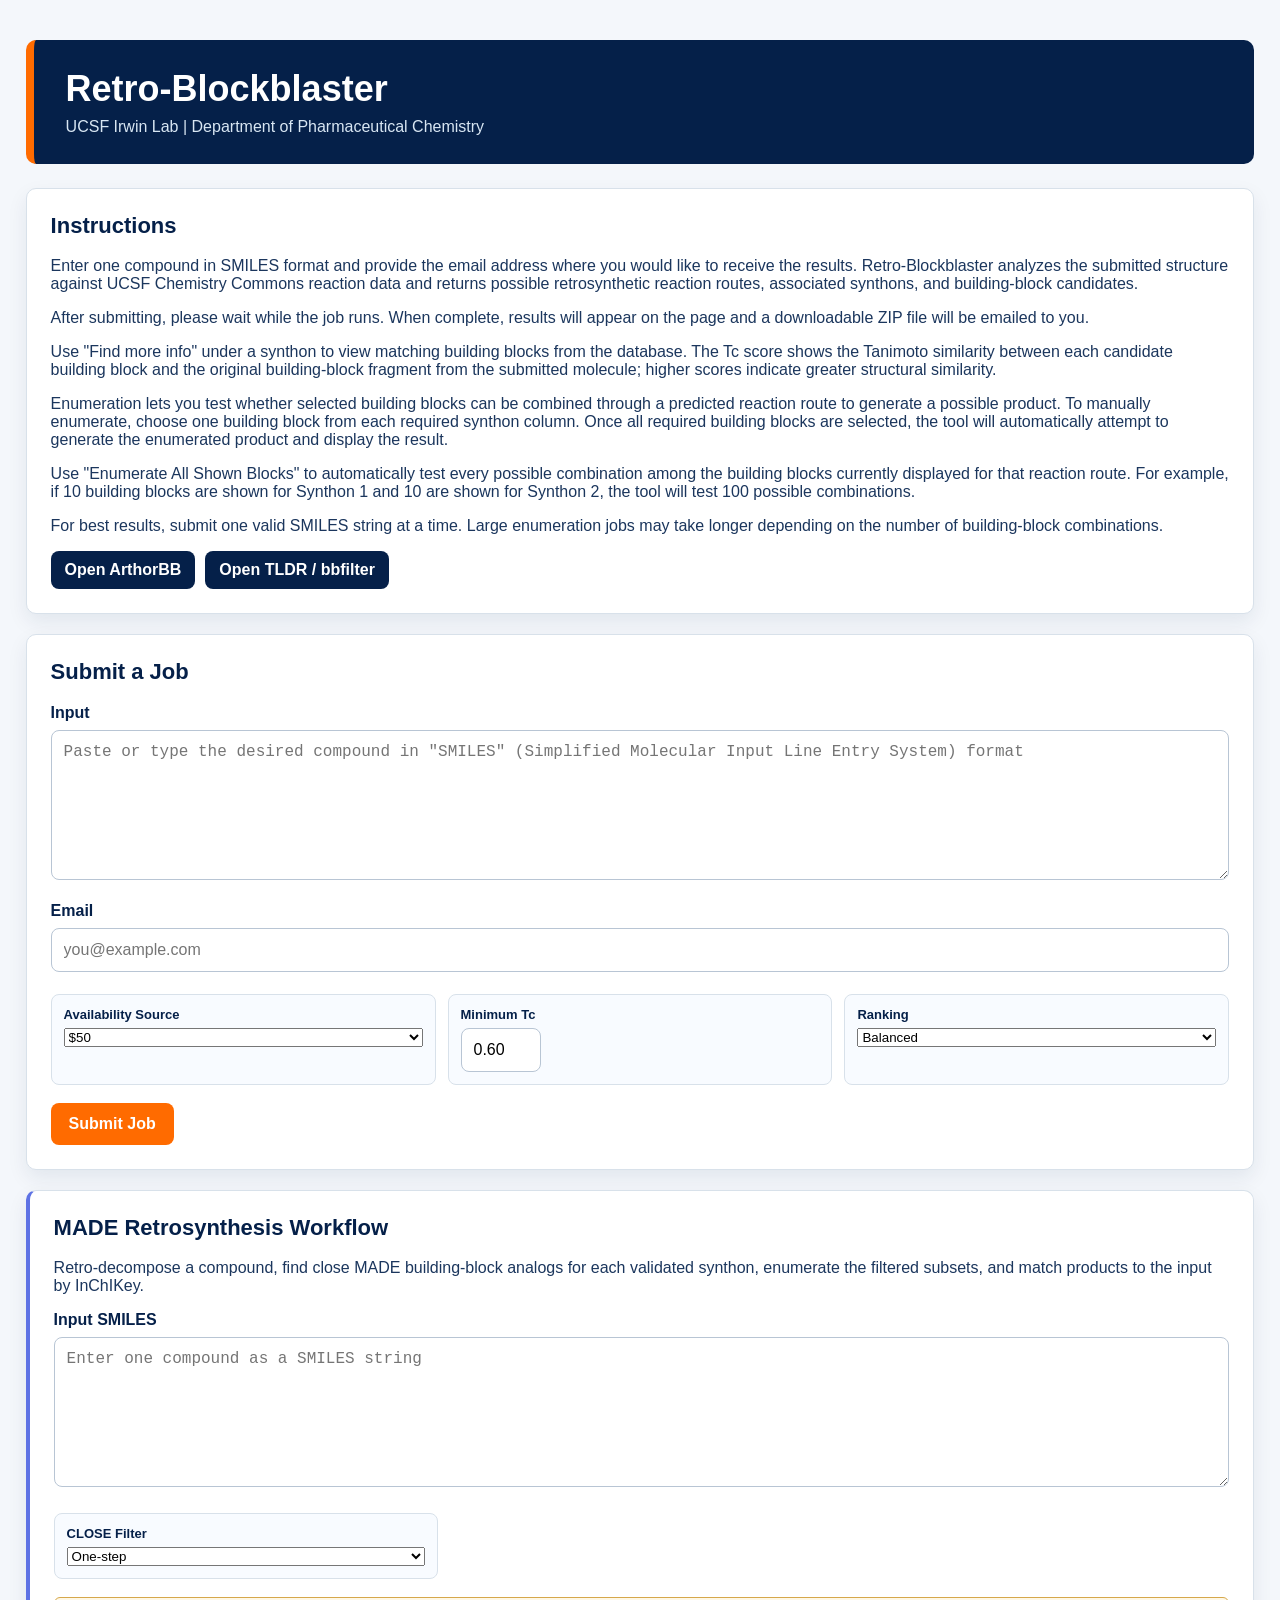
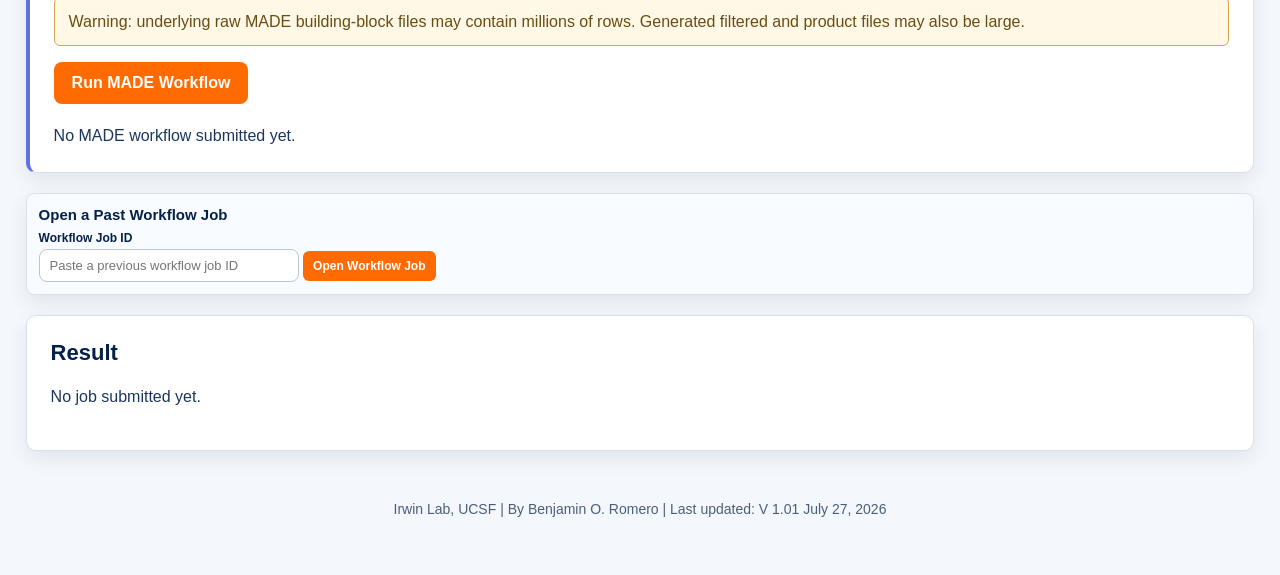
<file: index.html>
<!DOCTYPE html>
<!--
  Created by Benjamin "Ben" Romero (Undergrad Northwestern University '29), Summer 2026.
  Developed in the Irwin Lab at UCSF.
  Released as part of an open-source UCSF research tool; please credit the creator and lab when using or adapting this work.
-->
<html>
<head>
  <title>Retro-Blockblaster</title>
  <link rel="stylesheet" href="/static/styles.css?v=made1">
</head>
<body>
  <div class="page">
    <div class="container">
      <header class="header">
        <h1>Retro-Blockblaster</h1>
        <p>UCSF Irwin Lab | Department of Pharmaceutical Chemistry</p>
      </header>

      <section class="panel">
        <h2>Instructions</h2>

        <p>
          Enter one compound in SMILES format and provide the email address where you would like to receive the results. Retro-Blockblaster analyzes the submitted structure against UCSF Chemistry Commons reaction data and returns possible retrosynthetic reaction routes, associated synthons, and building-block candidates.
        </p>

        <p>
          After submitting, please wait while the job runs. When complete, results will appear on the page and a downloadable ZIP file will be emailed to you.
        </p>

        <p>
          Use "Find more info" under a synthon to view matching building blocks from the database. The Tc score shows the Tanimoto similarity between each candidate building block and the original building-block fragment from the submitted molecule; higher scores indicate greater structural similarity.
        </p>

        <p>
          Enumeration lets you test whether selected building blocks can be combined through a predicted reaction route to generate a possible product. To manually enumerate, choose one building block from each required synthon column. Once all required building blocks are selected, the tool will automatically attempt to generate the enumerated product and display the result.
        </p>

        <p>
          Use "Enumerate All Shown Blocks" to automatically test every possible combination among the building blocks currently displayed for that reaction route. For example, if 10 building blocks are shown for Synthon 1 and 10 are shown for Synthon 2, the tool will test 100 possible combinations.
        </p>

        <p>
          For best results, submit one valid SMILES string at a time. Large enumeration jobs may take longer depending on the number of building-block combinations.
        </p>
        <div class="external-links">
          <a href="http://arthorbb.docking.org/" target="_blank" rel="noopener">
            Open ArthorBB
          </a>
          <a href="http://tldr.docking.org/" target="_blank" rel="noopener">
            Open TLDR / bbfilter
          </a>
        </div>
      </section>

      <section class="panel">
        <h2>Submit a Job</h2>

        <form id="job-form">
          <label for="user-input">Input</label>
          <textarea
            id="user-input"
            required
            placeholder='Paste or type the desired compound in "SMILES" (Simplified Molecular Input Line Entry System) format'
          ></textarea>

          <label for="email">Email</label>
          <input
            id="email"
            type="email"
            required
            placeholder="you@example.com"
          >

          <div class="job-settings-row">
            <div class="job-setting-box">
              <label for="availability-source">Availability Source</label>
              <select id="availability-source">
                <option value="db050">$50</option>
                <option value="db100">$100</option>
                <option value="db250">$250</option>
                <option value="db500">$500</option>
                <option value="db999">$999</option>
                <option value="bbAFAS">FAST</option>
                <option value="dball">All On-Demand</option>
                <option value="incrMADE">MADE Additional</option>
              </select>
            </div>

            <div class="job-setting-box">
              <label for="tc-cutoff">Minimum Tc</label>
              <input
                id="tc-cutoff"
                type="number"
                min="0"
                max="1"
                step="0.05"
                value="0.60"
              >
            </div>

            <div class="job-setting-box">
              <label for="sort-mode">Ranking</label>
              <select id="sort-mode">
                <option value="balanced">Balanced</option>
                <option value="tc_first">Similarity first</option>
                <option value="availability_first">Availability first</option>
              </select>
            </div>
          </div>
          <button id="submit-button" type="submit">Submit Job</button>
        </form>
      </section>
      <section class="panel made-workflow-panel">
        <h2>MADE Retrosynthesis Workflow</h2>

        <p>
          Retro-decompose a compound, find close MADE building-block
          analogs for each validated synthon, enumerate the filtered
          subsets, and match products to the input by InChIKey.
        </p>

        <form id="made-job-form">
          <label for="made-smiles">Input SMILES</label>
          <textarea
            id="made-smiles"
            required
            placeholder="Enter one compound as a SMILES string"
          ></textarea>

          <div class="job-settings-row">
            <div class="job-setting-box">
              <label for="made-filter-mode">CLOSE Filter</label>
              <select id="made-filter-mode">
                <option value="one_step">One-step</option>
                <option value="two_step">Two-step</option>
              </select>
            </div>
          </div>

          <p class="made-warning">
            Warning: underlying raw MADE building-block files may
            contain millions of rows. Generated filtered and product
            files may also be large.
          </p>

          <button id="made-submit-button" type="submit">
            Run MADE Workflow
          </button>
        </form>

        <div id="made-result" class="made-result">
          No MADE workflow submitted yet.
        </div>
      </section>

      <section class="panel past-job-panel">
        <h2>Open a Past Workflow Job</h2>

        <form id="past-job-form" class="past-job-form">
          <label for="past-job-id">Workflow Job ID</label>
          <input
            id="past-job-id"
            type="text"
            placeholder="Paste a previous workflow job ID"
          >

          <button type="submit">Open Workflow Job</button>
        </form>
      </section>

      <section class="panel">
        <h2>Result</h2>
        <p id="result">No job submitted yet.</p>
      </section>

      <footer class="footer">
        <p>
          Irwin Lab, UCSF | By Benjamin O. Romero | Last updated: V 1.01 July 27, 2026
        </p>
      </footer>
    </div>
  </div>

  <script src="/static/app.js?v=made1"></script>
</body>
</html>
</file>
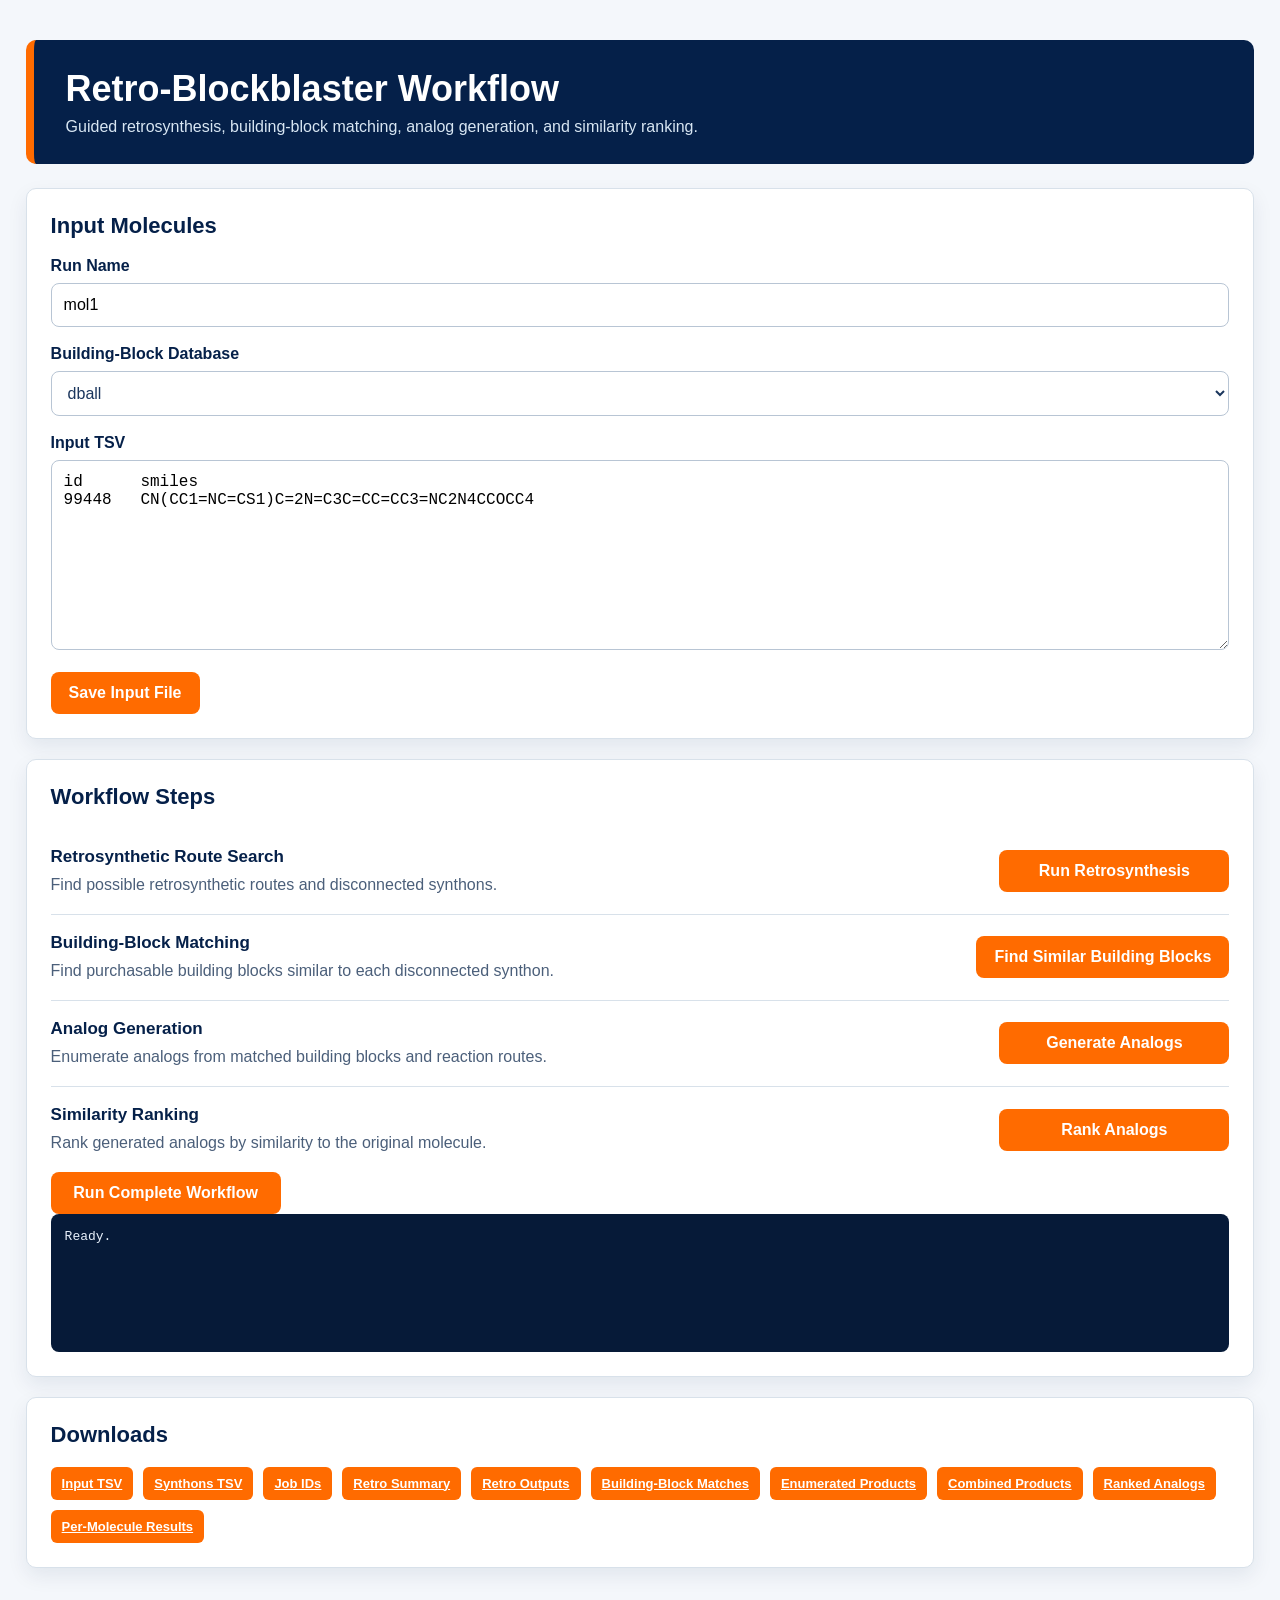
<file: workflow.before_2_cleanup.html>
<!DOCTYPE html>
<html>
<head>
  <title>Retro-Blockblaster Workflow</title>
  <link rel="stylesheet" href="/static/styles.css">
</head>
<body>
  <div class="page">
    <div class="container">
      <header class="header">
        <h1>Retro-Blockblaster Workflow</h1>
        <p>Guided retrosynthesis, building-block matching, analog generation, and similarity ranking.</p>
      </header>

      <section class="panel">
        <h2>Input Molecules</h2>

        <label for="workflow-run">Run Name</label>
        <input id="workflow-run" value="mol1">

        <label for="workflow-db">Building-Block Database</label>
        <select id="workflow-db">
          <option value="dball" selected>dball</option>
          <option value="db050">db050</option>
          <option value="db100">db100</option>
          <option value="db250">db250</option>
          <option value="db500">db500</option>
          <option value="db999">db999</option>
          <option value="bbAFAS">bbAFAS</option>
          <option value="incrMADE">incrMADE</option>
        </select>

        <label for="workflow-input">Input TSV</label>
        <textarea id="workflow-input">id	smiles
99448	CN(CC1=NC=CS1)C=2N=C3C=CC=CC3=NC2N4CCOCC4</textarea>

        <button type="button" onclick="saveWorkflowInput()">Save Input File</button>
      </section>

      <section class="panel workflow-steps">
        <h2>Workflow Steps</h2>

        <div class="workflow-step">
          <div>
            <strong>Retrosynthetic Route Search</strong>
            <p>Find possible retrosynthetic routes and disconnected synthons.</p>
          </div>
          <button type="button" onclick="runWorkflowStep('retro')">Run Retrosynthesis</button>
        </div>

        <div class="workflow-step">
          <div>
            <strong>Building-Block Matching</strong>
            <p>Find purchasable building blocks similar to each disconnected synthon.</p>
          </div>
          <button type="button" onclick="runWorkflowStep('bbs')">Find Similar Building Blocks</button>
        </div>

        <div class="workflow-step">
          <div>
            <strong>Analog Generation</strong>
            <p>Enumerate analogs from matched building blocks and reaction routes.</p>
          </div>
          <button type="button" onclick="runWorkflowStep('make')">Generate Analogs</button>
        </div>

        <div class="workflow-step">
          <div>
            <strong>Similarity Ranking</strong>
            <p>Rank generated analogs by similarity to the original molecule.</p>
          </div>
          <button type="button" onclick="runWorkflowStep('rank')">Rank Analogs</button>
        </div>

        <button type="button" onclick="runWorkflowStep('full')">Run Complete Workflow</button>

        <pre id="workflow-status">Ready.</pre>
      </section>

      <section class="panel">
        <h2>Downloads</h2>
        <div id="workflow-downloads"></div>
      </section>
    </div>
  </div>

  <script>
    function workflowRun() {
      return document.getElementById("workflow-run").value.trim();
    }

    function workflowDb() {
      return document.getElementById("workflow-db").value;
    }

    function setWorkflowStatus(text) {
      document.getElementById("workflow-status").textContent = text;
    }

    function renderWorkflowDownloads() {
      const run = workflowRun();

      document.getElementById("workflow-downloads").innerHTML = `
        <a class="button-link" href="/workflow-file/${run}.tsv">Input TSV</a>
        <a class="button-link" href="/workflow-file/${run}_syn.tsv">Synthons TSV</a>
        <a class="button-link" href="/workflow-file/${run}_jobs.tsv">Job IDs</a>
        <a class="button-link" href="/workflow-file/${run}_summary.tsv">Retro Summary</a>
        <a class="button-link" href="/workflow-folder/${run}_ret">Retro Outputs</a>
        <a class="button-link" href="/workflow-folder/${run}_bb">Building-Block Matches</a>
        <a class="button-link" href="/workflow-folder/${run}_enum">Enumerated Products</a>
        <a class="button-link" href="/workflow-file/${run}_all.tsv">Combined Products</a>
        <a class="button-link" href="/workflow-file/${run}_rank.tsv">Ranked Analogs</a>
        <a class="button-link" href="/workflow-folder/${run}_ranked">Per-Molecule Results</a>
      `;
    }

    async function workflowPost(path, payload) {
      const response = await fetch(path, {
        method: "POST",
        headers: {"Content-Type": "application/json"},
        body: JSON.stringify(payload),
      });

      const data = await response.json();

      if (!response.ok || data.detail || data.error) {
        throw new Error(data.detail || data.error || "Request failed");
      }

      return data;
    }

    async function saveWorkflowInput() {
      const run = workflowRun();
      const inputTsv = document.getElementById("workflow-input").value;

      setWorkflowStatus("Saving input file...");

      try {
        const data = await workflowPost("/api/workflow/input", {
          run: run,
          db: workflowDb(),
          input_tsv: inputTsv,
        });

        setWorkflowStatus(data.message || "Saved input.");
        renderWorkflowDownloads();
      } catch (error) {
        setWorkflowStatus(error.message);
      }
    }

    async function runWorkflowStep(step) {
      const run = workflowRun();

      setWorkflowStatus("Running " + step + "...");

      try {
        const data = await workflowPost("/api/workflow/" + step, {
          run: run,
          db: workflowDb(),
        });

        setWorkflowStatus(data.message || "Finished.");
        renderWorkflowDownloads();
      } catch (error) {
        setWorkflowStatus(error.message);
      }
    }

    renderWorkflowDownloads();
  </script>
</body>
</html>
</file>
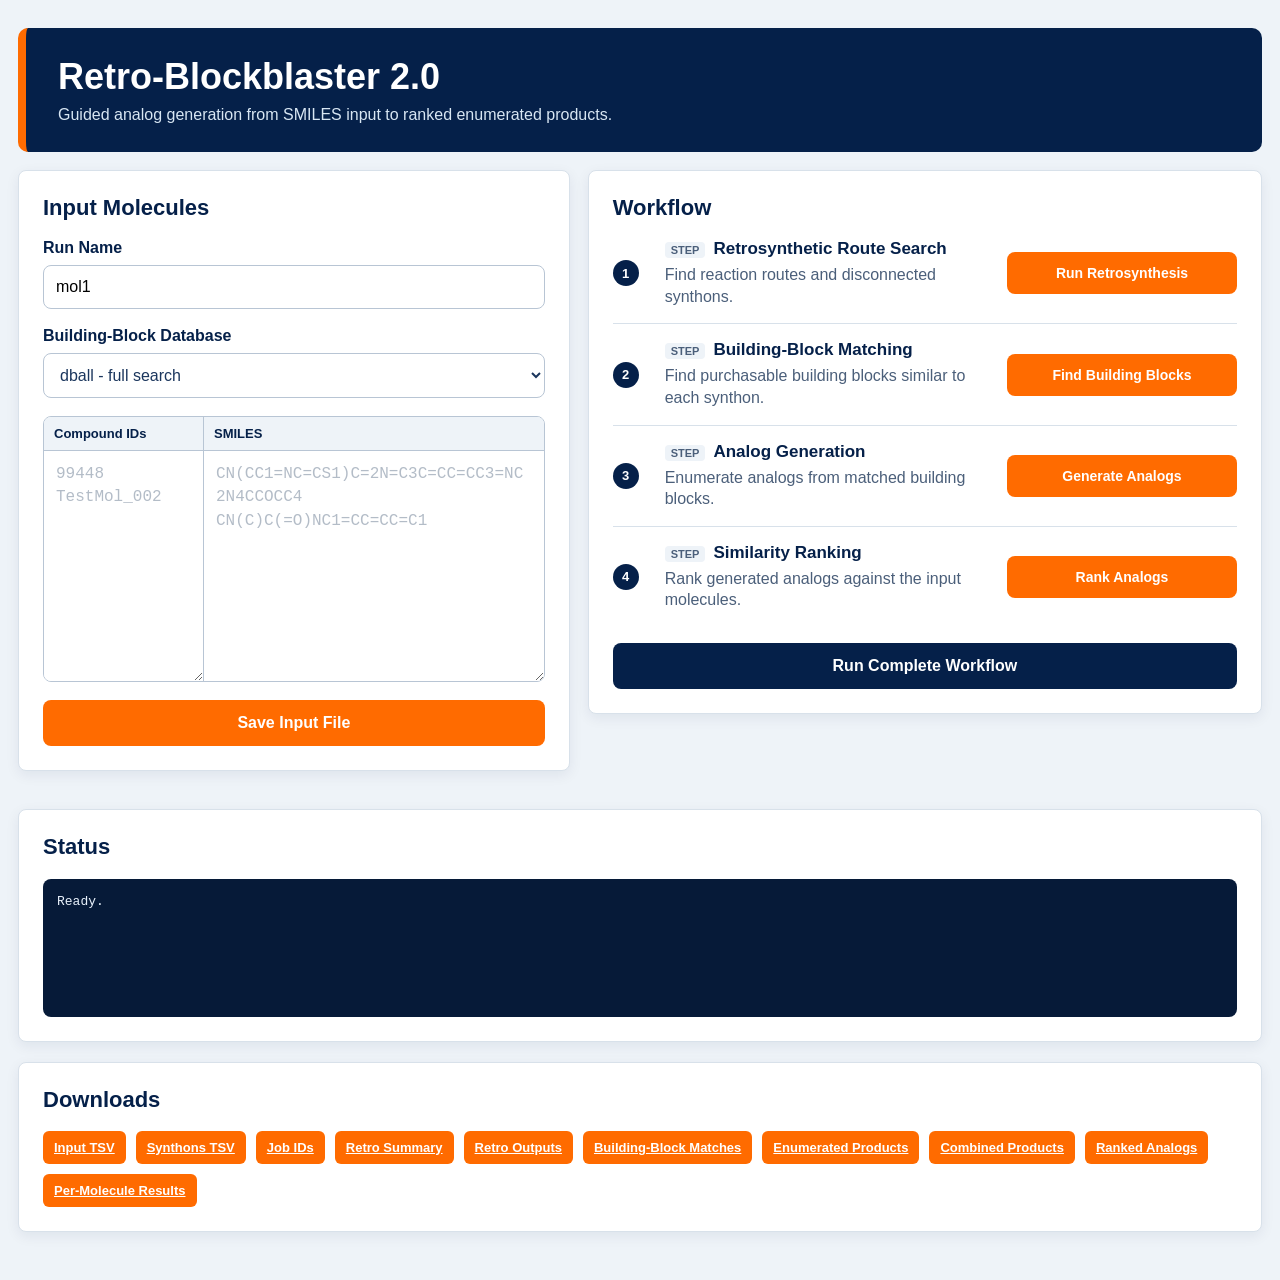
<file: workflow.before_workflow_views.html>
<!DOCTYPE html>
<html>
<head>
  <title>Retro-Blockblaster 2.0</title>
  <link rel="stylesheet" href="/static/styles.css">
</head>
<body>
  <div class="page rb2-page">
    <div class="container rb2-container">
      <header class="header rb2-header">
        <h1>Retro-Blockblaster 2.0</h1>
        <p>Guided analog generation from SMILES input to ranked enumerated products.</p>
      </header>

      <main class="rb2-grid">
        <section class="panel rb2-input-panel">
          <h2>Input Molecules</h2>

          <label for="workflow-run">Run Name</label>
          <input id="workflow-run" value="mol1">

          <label for="workflow-db">Building-Block Database</label>
          <select id="workflow-db" class="rb2-select">
            <option value="dball" selected>dball - full search</option>
            <option value="db050">db050 - fast test</option>
            <option value="db100">db100</option>
            <option value="db250">db250</option>
            <option value="db500">db500</option>
            <option value="db999">db999</option>
            <option value="bbAFAS">FAST make-on-demand</option>
            <option value="incrMADE">MADE incremental</option>
          </select>

          <div class="rb2-input-table">
            <div>
              <label for="workflow-ids">Compound IDs</label>
              <textarea id="workflow-ids" class="rb2-tsv rb2-id-box" placeholder="99448&#10;TestMol_002"></textarea>
            </div>

            <div>
              <label for="workflow-smiles">SMILES</label>
              <textarea id="workflow-smiles" class="rb2-tsv rb2-smiles-box" placeholder="CN(CC1=NC=CS1)C=2N=C3C=CC=CC3=NC2N4CCOCC4&#10;CN(C)C(=O)NC1=CC=CC=C1"></textarea>
            </div>
          </div>

          <button type="button" class="rb2-main-button" data-step="input" onclick="saveWorkflowInput()">
            Save Input File
          </button>
        </section>

        <section class="panel rb2-steps-panel">
          <h2>Workflow</h2>

          <div class="rb2-step">
            <div class="rb2-step-number">1</div>
            <div>
              <h3>Retrosynthetic Route Search</h3>
              <p>Find reaction routes and disconnected synthons.</p>
            </div>
            <button type="button" data-step="retro" onclick="runWorkflowStep('retro')">Run Retrosynthesis</button>
          </div>

          <div class="rb2-step">
            <div class="rb2-step-number">2</div>
            <div>
              <h3>Building-Block Matching</h3>
              <p>Find purchasable building blocks similar to each synthon.</p>
            </div>
            <button type="button" data-step="bbs" onclick="runWorkflowStep('bbs')">Find Building Blocks</button>
          </div>

          <div class="rb2-step">
            <div class="rb2-step-number">3</div>
            <div>
              <h3>Analog Generation</h3>
              <p>Enumerate analogs from matched building blocks.</p>
            </div>
            <button type="button" data-step="make" onclick="runWorkflowStep('make')">Generate Analogs</button>
          </div>

          <div class="rb2-step">
            <div class="rb2-step-number">4</div>
            <div>
              <h3>Similarity Ranking</h3>
              <p>Rank generated analogs against the input molecules.</p>
            </div>
            <button type="button" data-step="rank" onclick="runWorkflowStep('rank')">Rank Analogs</button>
          </div>

          <button type="button" class="rb2-complete-button" data-step="full" onclick="runWorkflowStep('full')">
            Run Complete Workflow
          </button>
        </section>
      </main>

      <section class="panel rb2-status-panel">
        <h2>Status</h2>
        <pre id="workflow-status">Ready.</pre>
      </section>

      <section class="panel rb2-download-panel">
        <h2>Downloads</h2>
        <div id="workflow-downloads"></div>
      </section>
    </div>
  </div>

  <script>
    function workflowRun() {
      return document.getElementById("workflow-run").value.trim();
    }

    function workflowDb() {
      return document.getElementById("workflow-db").value;
    }

    function setWorkflowStatus(text) {
      document.getElementById("workflow-status").textContent = text || "Finished.";
    }

    function renderWorkflowDownloads() {
      const run = workflowRun();

      document.getElementById("workflow-downloads").innerHTML = `
        <a class="button-link" href="/workflow-file/${run}.tsv">Input TSV</a>
        <a class="button-link" href="/workflow-file/${run}_syn.tsv">Synthons TSV</a>
        <a class="button-link" href="/workflow-file/${run}_jobs.tsv">Job IDs</a>
        <a class="button-link" href="/workflow-file/${run}_summary.tsv">Retro Summary</a>
        <a class="button-link" href="/workflow-folder/${run}_ret">Retro Outputs</a>
        <a class="button-link" href="/workflow-folder/${run}_bb">Building-Block Matches</a>
        <a class="button-link" href="/workflow-folder/${run}_enum">Enumerated Products</a>
        <a class="button-link" href="/workflow-file/${run}_all.tsv">Combined Products</a>
        <a class="button-link" href="/workflow-file/${run}_rank.tsv">Ranked Analogs</a>
        <a class="button-link" href="/workflow-folder/${run}_ranked">Per-Molecule Results</a>
      `;
    }

    async function workflowPost(path, payload) {
      const response = await fetch(path, {
        method: "POST",
        headers: {"Content-Type": "application/json"},
        body: JSON.stringify(payload),
      });

      const data = await response.json();

      if (!response.ok || data.detail || data.error) {
        throw new Error(data.detail || data.error || "Request failed");
      }

      return data;
    }

    async function saveWorkflowInput() {
      const run = workflowRun();
      const ids = document.getElementById("workflow-ids").value.trim().split(/\n+/);
      const smiles = document.getElementById("workflow-smiles").value.trim().split(/\n+/);

      if (!ids.length || !ids[0] || !smiles.length || !smiles[0]) {
        throw new Error("Enter at least one compound ID and one SMILES.");
      }

      if (ids.length !== smiles.length) {
        throw new Error("Compound ID and SMILES boxes must have the same number of lines.");
      }

      const rows = ["id\tsmiles"];

      for (let i = 0; i < ids.length; i += 1) {
        rows.push(ids[i].trim() + "\t" + smiles[i].trim());
      }

      const inputTsv = rows.join("\n") + "\n";

      setWorkflowStatus("Saving input file...");

      try {
        const data = await workflowPost("/api/workflow/input", {
          run: run,
          db: workflowDb(),
          input_tsv: inputTsv,
        });

        markWorkflowButton("input");
        setWorkflowStatus(data.message || "Saved input.");
        renderWorkflowDownloads();
      } catch (error) {
        setWorkflowStatus(error.message);
      }
    }

    function markWorkflowButton(step) {
      const button = document.querySelector('[data-step="' + step + '"]');

      if (button) {
        button.classList.add("is-complete");
      }
    }

    async function runWorkflowStep(step) {
      const run = workflowRun();

      setWorkflowStatus("Running " + step + "...");

      try {
        const data = await workflowPost("/api/workflow/" + step, {
          run: run,
          db: workflowDb(),
        });

        markWorkflowButton(step);
        setWorkflowStatus(data.message || "Finished.");
        renderWorkflowDownloads();
      } catch (error) {
        setWorkflowStatus(error.message);
      }
    }

    renderWorkflowDownloads();
  </script>
</body>
</html>
</file>
<file: static/styles.css>
/*
  Created by Benjamin "Ben" Romero (Undergrad Northwestern University '29), Summer 2026.
  Developed in the Irwin Lab at UCSF.
  Released as part of an open-source UCSF research tool; please credit the creator and lab when using or adapting this work.
*/

body {
  margin: 0;
  font-family: Arial, sans-serif;
  background: #f4f7fb;
  color: #1b365d;
}

.page {
  min-height: 100vh;
  padding: 40px 20px;
  box-sizing: border-box;
}

.container {
  max-width: 96vw;
  margin: 0 auto;
}

.header {
  background: #052049;
  color: white;
  padding: 28px 32px;
  border-radius: 10px;
  border-left: 8px solid #ff6b00;
  margin-bottom: 24px;
}

.header h1 {
  margin: 0;
  font-size: 36px;
}

.header p {
  margin: 8px 0 0;
  color: #d8e6f3;
}

.panel {
  background: white;
  border: 1px solid #d8e1ea;
  border-radius: 10px;
  padding: 24px;
  margin-bottom: 20px;
  box-shadow: 0 8px 20px rgba(5, 32, 73, 0.08);
}

.panel h2 {
  margin-top: 0;
  color: #052049;
  font-size: 22px;
}

label {
  display: block;
  font-weight: bold;
  margin-bottom: 8px;
  color: #052049;
}

input,
textarea {
  width: 100%;
  box-sizing: border-box;
  border: 1px solid #b8c5d4;
  border-radius: 8px;
  padding: 12px;
  font-size: 16px;
  margin-bottom: 18px;
  font-family: Arial, sans-serif;
}

textarea {
  min-height: 150px;
  resize: vertical;
  font-family: monospace;
}

input:focus,
textarea:focus {
  outline: none;
  border-color: #ff6b00;
  box-shadow: 0 0 0 3px rgba(255, 107, 0, 0.18);
}

button {
  background: #ff6b00;
  color: white;
  border: none;
  border-radius: 8px;
  padding: 12px 18px;
  font-size: 16px;
  font-weight: bold;
  cursor: pointer;
}

button:hover {
  background: #d95b00;
}

button.is-selected,
button.is-running,
.select-building-block-button.is-selected,
.synthon-info-button.is-selected {
  background: #052049;
  color: white;
}

button.is-selected:hover,
button.is-running:hover,
.select-building-block-button.is-selected:hover,
.synthon-info-button.is-selected:hover {
  background: #052049;
}

#result {
  line-height: 1.6;
  color: #1b365d;
  word-break: break-word;
}

.results-table-wrap {
  margin-top: 14px;
  overflow-x: auto;
  border: 1px solid #d8e1ea;
  border-radius: 8px;
}

.results-table {
  width: 100%;
  min-width: 1200px;
  border-collapse: collapse;
  font-size: 14px;
  background: white;
}

.results-table th {
  background: #052049;
  color: white;
  text-align: left;
  padding: 10px;
  white-space: nowrap;
}

.reaction-info {
  min-width: 220px;
}

.reaction-info div {
  margin-bottom: 6px;
}

.reaction-label {
  font-weight: bold;
  color: #052049;
}

.results-table td {
  border-top: 1px solid #d8e1ea;
  padding: 9px 10px;
  vertical-align: top;
  font-family: monospace;
}

.results-table tr:nth-child(even) td {
  background: #f4f7fb;
}

.synthon-info-button {
  margin-top: 8px;
  background: #ff6b00;
  color: white;
  border: none;
  border-radius: 6px;
  padding: 7px 10px;
  font-size: 12px;
  font-weight: bold;
  cursor: pointer;
}

.synthon-info-button:hover {
  background: #d95b00;
}

.synthon-info-button:active {
  background: #052049;
}

.select-building-block-button {
  margin-top: 0;
  background: #ff6b00;
  color: white;
  border: none;
  border-radius: 6px;
  padding: 5px 8px;
  font-size: 11px;
  font-weight: bold;
  cursor: pointer;
  white-space: nowrap;
}

.select-building-block-button.is-selected {
  background: #052049;
}

.synthon-extra-results {
  margin-top: 10px;
  font-family: Arial, sans-serif;
  font-size: 12px;
}

.synthon-results-table {
  width: 100%;
  border-collapse: collapse;
  background: white;
}

.synthon-results-table th,
.synthon-results-table td {
  border: 1px solid #d8e1ea;
  padding: 6px;
  text-align: left;
  vertical-align: top;
}

.synthon-results-table th {
  background: #f4f7fb;
  color: #052049;
  font-weight: bold;
}

.status-line {
  margin-bottom: 10px;
}

#result a {
  display: inline-block;
  margin-top: 10px;
  color: white;
  background: #052049;
  padding: 10px 14px;
  border-radius: 8px;
  text-decoration: none;
  font-weight: bold;
}

#result a:hover {
  background: #1b365d;
}

.original-molecule {
  margin: 16px 0 20px;
  padding: 16px;
  border: 1px solid #d8e1ea;
  border-radius: 8px;
  background: #f8fbff;
}

.original-molecule h3 {
  margin: 0 0 10px;
  color: #052049;
}

.mol-image-large {
  display: block;
  max-width: 500px;
  width: 100%;
  height: auto;
  margin-bottom: 10px;
  background: white;
  border: 1px solid #d8e1ea;
  border-radius: 8px;
}

.mol-image-small {
  display: block;
  width: 180px;
  max-width: 100%;
  height: auto;
  margin-bottom: 8px;
  background: white;
  border: 1px solid #d8e1ea;
  border-radius: 6px;
}

.smiles-text {
  font-family: monospace;
  word-break: break-word;
}

.synthon-text {
  margin-top: 6px;
  font-size: 13px;
  color: #4b5f7a;
}

.footer {
  margin-top: 32px;
  padding: 18px 0;
  color: #4b5f7a;
  font-size: 14px;
  text-align: center;
}

.footer p {
  margin: 0;
}
.external-links {
  display: flex;
  flex-wrap: wrap;
  gap: 10px;
  margin-top: 16px;
}

.external-links a {
  display: inline-block;
  color: white;
  background: #052049;
  padding: 10px 14px;
  border-radius: 8px;
  text-decoration: none;
  font-weight: bold;
}

.external-links a:hover {
  background: #1b365d;
}
.reaction-links {
  margin-top: 10px;
  gap: 8px;
}

.reaction-links a {
  font-size: 12px;
  padding: 7px 10px;
}
.mol-image-small,
.mol-image-large {
  cursor: zoom-in;
}

.image-modal {
  position: fixed;
  inset: 0;
  background: rgba(5, 32, 73, 0.55);
  display: flex;
  align-items: center;
  justify-content: center;
  padding: 40px;
  box-sizing: border-box;
  z-index: 9999;
}

.image-modal-content {
  background: white;
  border: 1px solid #d8e1ea;
  border-radius: 8px;
  padding: 14px;
  max-width: 70vw;
  max-height: 75vh;
  box-shadow: 0 18px 45px rgba(5, 32, 73, 0.28);
  cursor: zoom-out;
}

.image-modal-content img {
  display: block;
  max-width: 100%;
  max-height: 65vh;
  width: auto;
  height: auto;
}
.reaction-smarts {
  margin-top: 8px;
  max-width: 320px;
}

.reaction-smarts summary {
  cursor: pointer;
  font-weight: bold;
  color: #052049;
}

.reaction-smarts code {
  display: block;
  margin-top: 4px;
  padding: 6px;
  background: #eef3f8;
  border-radius: 6px;
  white-space: normal;
  word-break: break-word;
  font-size: 12px;
}

.no-structure-image {
  display: inline-block;
  margin-bottom: 8px;
  padding: 8px 10px;
  border: 1px dashed #b8c5d4;
  border-radius: 6px;
  background: #f8fbff;
  color: #4b5f7a;
  font-size: 12px;
  font-family: Arial, sans-serif;
}

.select-building-block-button.is-selected,
.select-building-block-button.is-selected:hover,
.select-building-block-button.is-selected:focus,
.select-building-block-button.is-selected:active {
  background: #052049 !important;
  color: white !important;
}

button,
.button-link {
  background: #ff6b00;
  color: white;
  border: none;
  border-radius: 8px;
  padding: 12px 18px;
  font-size: 16px;
  font-weight: bold;
  cursor: pointer;
}

button:hover,
.button-link:hover {
  background: #d95b00;
}

button.is-active,
.button-link.is-active {
  background: #052049;
}

button.is-active:hover,
.button-link.is-active:hover {
  background: #1b365d;
}

/* Compact buttons inside building-block result tables */

.synthon-results-table {
  width: 100%;
  table-layout: auto;
  border-collapse: collapse;
  background: white;
}

.synthon-results-table th,
.synthon-results-table td {
  padding: 6px 8px;
  vertical-align: top;
}

.synthon-results-table th:nth-child(1),
.synthon-results-table td:nth-child(1) {
  width: 78px;
  white-space: nowrap;
}

.synthon-results-table th:nth-child(2),
.synthon-results-table td:nth-child(2) {
  width: 74px;
  white-space: nowrap;
}

.synthon-results-table th:nth-child(3),
.synthon-results-table td:nth-child(3) {
  width: 118px;
}

.synthon-results-table th:nth-child(4),
.synthon-results-table td:nth-child(4) {
  min-width: 240px;
}

.synthon-results-table th:nth-child(5),
.synthon-results-table td:nth-child(5) {
  width: 72px;
  min-width: 72px;
  text-align: center;
  white-space: nowrap;
}

.synthon-results-table td.smiles-text {
  word-break: normal;
  overflow-wrap: anywhere;
  white-space: normal;
}

.select-building-block-button {
  padding: 5px 8px;
  font-size: 11px;
  line-height: 1;
  border-radius: 6px;
  white-space: nowrap;
}

.view-molecule-button {
  display: inline-block !important;
  width: 42px !important;
  min-width: 42px !important;
  max-width: 42px !important;
  height: 22px !important;
  padding: 0 !important;
  margin: 0 auto !important;
  font-size: 10px !important;  /* CHANGE THIS NUMBER for View/Hide font size */
  line-height: 22px !important;
  border-radius: 5px !important;
  white-space: nowrap !important;
  word-break: normal !important;
  overflow-wrap: normal !important;
  overflow: hidden !important;
}

.synthon-results-table .mol-image-small {
  width: 74px;
  max-width: 74px;
  height: 54px;
  object-fit: contain;
  margin: 6px auto 0;
}

.synthon-warning {
  margin: 8px 0;
  padding: 8px 10px;
  background: #fff3cd;
  border: 1px solid #f2a900;
  border-radius: 6px;
  color: #664d03;
  font-size: 13px;
  font-weight: bold;
}

.synthon-counts-panel {
  margin: 18px 0 24px;
  padding: 16px;
  border: 1px solid #d8e1ea;
  border-radius: 8px;
  background: #f8fbff;
}

.synthon-counts-panel h3 {
  margin: 0 0 12px;
  color: #052049;
}

.synthon-counts-grid {
  display: grid;
  grid-template-columns: repeat(auto-fit, minmax(260px, 1fr));
  gap: 12px;
}

.synthon-count-card {
  background: white;
  border: 1px solid #d8e1ea;
  border-radius: 8px;
  padding: 10px;
}

.synthon-count-card h4 {
  margin: 0 0 8px;
  color: #052049;
}

.synthon-count-table {
  width: 100%;
  border-collapse: collapse;
  font-size: 12px;
}

.synthon-count-table th,
.synthon-count-table td {
  border: 1px solid #d8e1ea;
  padding: 6px;
  text-align: left;
}

.synthon-count-table th {
  background: #eef3f8;
  color: #052049;
}

.availability-signal {
  display: inline-block;
  margin: 10px 0;
  padding: 7px 10px;
  border-radius: 999px;
  font-size: 12px;
  font-weight: bold;
}

.availability-green {
  background: #dff5e5;
  color: #136c2e;
  border: 1px solid #8dd9a4;
}

.availability-yellow {
  background: #fff3cd;
  color: #7a5600;
  border: 1px solid #f2c14e;
}

.availability-red {
  background: #fde2e2;
  color: #9b1c1c;
  border: 1px solid #f0a0a0;
}

.availability-unknown {
  background: #eef3f8;
  color: #4b5f7a;
  border: 1px solid #d8e1ea;
}

.reaction-info .availability-signal {
  display: block;
  width: fit-content;
  margin: 10px 0 4px;
}

select,
input[type="range"] {
  width: 100%;
  box-sizing: border-box;
  margin-bottom: 18px;
}

.synthon-count-table.compact {
  margin-top: 10px;
  font-size: 11px;
  border-collapse: collapse;
  background: #fbfdff;
}

.synthon-count-table.compact th,
.synthon-count-table.compact td {
  padding: 4px 5px;
  border: 1px solid #e3ebf3;
}

.synthon-count-table.compact th {
  background: #eef3f8;
  font-size: 10px;
}

.results-table td .synthon-count-table.compact {
  max-width: 230px;
}

.availability-signal {
  display: block;
  width: fit-content;
  margin: 10px 0 6px;
  padding: 6px 9px;
  border-radius: 999px;
  font-size: 12px;
  font-weight: bold;
}

.reaction-info .button-link {
  display: block;
  width: fit-content;
  margin-top: 6px;
}

.results-table td {
  line-height: 1.35;
}

.synthon-text {
  font-size: 12px;
}

.mol-image-small {
  width: 150px;
}

.job-settings-row {
  display: grid;
  grid-template-columns: repeat(3, minmax(0, 1fr));
  gap: 12px;
  margin: 4px 0 18px;
}

.job-setting-box {
  border: 1px solid #d8e1ea;
  border-radius: 8px;
  background: #f8fbff;
  padding: 12px;
}

.job-setting-box label {
  margin-bottom: 6px;
  font-size: 13px;
}

.job-setting-box select,
.job-setting-box input {
  margin-bottom: 0;
}

@media (max-width: 760px) {
  .job-settings-row {
    grid-template-columns: 1fr;
  }
}

cat >> static/styles.css <<'EOF'

form#job-form .job-settings-row {
  display: grid !important;
  grid-template-columns: repeat(3, minmax(0, 1fr)) !important;
  gap: 12px !important;
  align-items: stretch !important;
}

form#job-form .job-setting-box {
  min-width: 0 !important;
}
EOF

form#job-form .job-settings-row {
  display: grid !important;
  grid-template-columns: minmax(220px, 1fr) 120px minmax(220px, 1fr) !important;
  gap: 12px !important;
  align-items: stretch !important;
}

form#job-form #tc-cutoff {
  max-width: 80px !important;
}

.synthon-settings {
  display: grid;
  grid-template-columns: repeat(4, minmax(90px, 1fr));
  gap: 8px;
  margin: 10px 0;
  align-items: end;
  font-family: Arial, sans-serif;
  font-size: 12px;
}

.synthon-settings label {
  margin: 0;
  font-size: 12px;
}

.synthon-settings select,
.synthon-settings input[type="number"] {
  width: 100%;
  margin: 4px 0 0;
  padding: 5px 6px;
  font-size: 12px;
}

.synthon-settings .checkbox-label {
  display: flex;
  gap: 6px;
  align-items: center;
  font-weight: normal;
}

.synthon-warning {
  margin: 8px 0;
  padding: 7px 9px;
  border: 1px solid #f2b36d;
  border-radius: 6px;
  background: #fff5ea;
  color: #7a3b00;
  font-family: Arial, sans-serif;
  font-size: 12px;
}

.coverage-help {
  margin: 12px 0 18px;
  padding: 12px 14px;
  border: 1px solid #d8e1ea;
  border-radius: 8px;
  background: #f8fbff;
  color: #1b365d;
  line-height: 1.5;
}

.coverage-help p {
  margin: 0 0 8px;
}

.coverage-help p:last-child {
  margin-bottom: 0;
}

.coverage-optional-controls {
  display: flex;
  flex-wrap: wrap;
  gap: 10px;
  margin: 14px 0;
}

.coverage-optional-section {
  display: none;
}

.coverage-optional-section.is-open {
  display: block;
}

.coverage-action-row {
  margin: 8px 0 18px;
}

.coverage-layout {
  display: grid;
  grid-template-columns: minmax(0, 1fr);
  gap: 18px;
}

.coverage-intro {
  border-left: 5px solid #ff6b00;
  padding: 12px 14px;
  background: #f8fbff;
  color: #1b365d;
  line-height: 1.5;
}

.coverage-intro p {
  margin: 0 0 8px;
}

.coverage-intro p:last-child {
  margin-bottom: 0;
}

.coverage-field-group {
  margin-top: 18px;
}

.coverage-field-row {
  display: grid;
  grid-template-columns: 1fr;
  gap: 14px;
}

.coverage-action-row {
  display: flex;
  flex-wrap: wrap;
  gap: 10px;
  margin: 12px 0 4px;
}

.coverage-optional-controls {
  display: flex;
  flex-wrap: wrap;
  gap: 10px;
  margin: 18px 0 12px;
  padding-top: 14px;
  border-top: 1px solid #d8e1ea;
}

.coverage-optional-section {
  display: none;
  margin-top: 12px;
  padding: 14px;
  border: 1px solid #d8e1ea;
  border-radius: 8px;
  background: #f8fbff;
}

.coverage-optional-section.is-open {
  display: block;
}

.coverage-result-actions {
  display: flex;
  flex-wrap: wrap;
  gap: 10px;
  margin-top: 14px;
}

.coverage-summary-grid {
  display: grid;
  grid-template-columns: repeat(auto-fit, minmax(160px, 1fr));
  gap: 10px;
  margin: 12px 0 16px;
}

.coverage-summary-card {
  border: 1px solid #d8e1ea;
  border-radius: 8px;
  padding: 12px;
  background: #f8fbff;
}

.coverage-summary-card strong {
  display: block;
  color: #052049;
  font-size: 13px;
  margin-bottom: 6px;
}

.coverage-summary-card span {
  display: block;
  color: #ff6b00;
  font-size: 24px;
  font-weight: bold;
}

.coverage-instructions {
  margin: 0 0 18px;
  padding: 12px 14px;
  border-left: 5px solid #ff6b00;
  background: #f8fbff;
  color: #1b365d;
  line-height: 1.45;
}

.coverage-instructions p {
  margin: 0 0 8px;
}

.coverage-instructions p:last-child {
  margin-bottom: 0;
}

.coverage-textarea {
  min-height: 96px;
  font-size: 13px;
  line-height: 1.35;
}

.coverage-textarea.is-compact {
  min-height: 54px;
}

.coverage-action-row,
.coverage-optional-controls {
  display: flex;
  flex-wrap: wrap;
  gap: 8px;
  margin: 8px 0 18px;
}

.coverage-secondary-button {
  padding: 8px 11px;
  font-size: 13px;
  border-radius: 6px;
}

.coverage-secondary-button.is-active,
.coverage-secondary-button.is-active:hover {
  background: #052049;
  color: white;
}

.coverage-optional-section {
  display: none;
  margin: 10px 0 14px;
  padding: 12px;
  border: 1px solid #d8e1ea;
  border-radius: 8px;
  background: #f8fbff;
}

.coverage-optional-section.is-open {
  display: block;
}

/* MADE retrosynthesis workflow */

.made-workflow-panel {
  border-left: 4px solid #5e72e4;
}

.made-warning {
  margin: 16px 0;
  padding: 12px 14px;
  border: 1px solid #d6a84b;
  border-radius: 6px;
  background: #fff8e6;
  color: #684d13;
  line-height: 1.45;
}

.made-result {
  margin-top: 20px;
  line-height: 1.5;
}

.made-complete-message {
  margin-bottom: 16px;
  padding: 12px 14px;
  border-radius: 6px;
  background: #edf8ef;
  color: #235c2c;
}

.made-complete-message code {
  overflow-wrap: anywhere;
}

.made-summary-grid {
  display: grid;
  grid-template-columns: repeat(
    auto-fit,
    minmax(130px, 1fr)
  );
  gap: 12px;
  margin: 16px 0;
}

.made-summary-grid > div {
  padding: 14px;
  border: 1px solid #d9dee8;
  border-radius: 6px;
  background: #f7f9fc;
  text-align: center;
}

.made-summary-grid strong {
  display: block;
  margin-bottom: 4px;
  font-size: 1.45rem;
}

.made-summary-grid span {
  display: block;
  font-size: 0.9rem;
}

.made-downloads {
  display: flex;
  flex-wrap: wrap;
  gap: 10px;
  margin: 16px 0;
}

.made-download-link {
  display: inline-block;
  text-decoration: none;
}

.made-route-table {
  margin-top: 8px;
}

.made-route-table th:nth-child(1) {
  width: 18%;
}

.made-route-table th:nth-child(2) {
  width: 18%;
}

@media (max-width: 700px) {
  .made-downloads {
    display: grid;
    grid-template-columns: 1fr;
  }

  .made-download-link {
    text-align: center;
  }
}

/* Workflow dashboard */

.workflow-layout {
  display: grid;
  grid-template-columns: minmax(360px, 0.85fr) minmax(520px, 1.15fr);
  gap: 22px;
  align-items: start;
}

.workflow-step {
  display: grid;
  grid-template-columns: 1fr auto;
  gap: 18px;
  align-items: center;
  padding: 18px 0;
  border-top: 1px solid #d8e1ea;
}

.workflow-step:first-of-type {
  border-top: 0;
}

.workflow-step p {
  margin: 6px 0 0;
  color: #4b5f7a;
  line-height: 1.45;
}

.workflow-step strong {
  color: #052049;
  font-size: 17px;
}

.workflow-steps button {
  min-width: 230px;
}

#workflow-status {
  margin-top: 18px;
  padding: 14px;
  min-height: 90px;
  max-height: 260px;
  overflow: auto;
  background: #071b3a;
  color: #e7f0fb;
  border-radius: 8px;
  white-space: pre-wrap;
  font-family: monospace;
  font-size: 13px;
}

#workflow-downloads {
  display: flex;
  flex-wrap: wrap;
  gap: 10px;
}

#workflow-downloads a {
  margin-top: 0;
}

#workflow-input {
  min-height: 190px;
}

#workflow-db {
  width: 100%;
  box-sizing: border-box;
  border: 1px solid #b8c5d4;
  border-radius: 8px;
  padding: 12px;
  font-size: 16px;
  margin-bottom: 18px;
  font-family: Arial, sans-serif;
  background: white;
  color: #1b365d;
}

.workflow-primary-action {
  width: 100%;
  margin-top: 10px;
  background: #052049;
}

.workflow-primary-action:hover {
  background: #1b365d;
}

@media (max-width: 900px) {
  .workflow-layout {
    grid-template-columns: 1fr;
  }

  .workflow-step {
    grid-template-columns: 1fr;
  }

  .workflow-steps button {
    width: 100%;
    min-width: 0;
  }
}

/* Retro-Blockblaster 2.0 workflow dashboard */

.rb2-page {
  padding: 28px 18px;
  background: #eef3f8;
}

.rb2-container {
  max-width: 1560px;
}

.rb2-header {
  margin-bottom: 18px;
}

.rb2-grid {
  display: grid;
  grid-template-columns: minmax(380px, 0.9fr) minmax(560px, 1.1fr);
  gap: 18px;
  align-items: start;
}

.rb2-input-panel,
.rb2-steps-panel,
.rb2-status-panel,
.rb2-download-panel {
  border-radius: 8px;
  box-shadow: 0 4px 14px rgba(5, 32, 73, 0.07);
}

.rb2-select {
  width: 100%;
  box-sizing: border-box;
  border: 1px solid #b8c5d4;
  border-radius: 8px;
  padding: 12px;
  font-size: 15px;
  margin-bottom: 18px;
  font-family: Arial, sans-serif;
  background: white;
  color: #1b365d;
}

.rb2-tsv {
  min-height: 230px;
  line-height: 1.45;
}

.rb2-step {
  display: grid;
  grid-template-columns: 1fr 230px;
  gap: 18px;
  align-items: center;
  padding: 16px 0;
  border-top: 1px solid #d8e1ea;
}

.rb2-step:first-of-type {
  border-top: 0;
  padding-top: 0;
}

.rb2-step h3 {
  margin: 0;
  color: #052049;
  font-size: 17px;
}

.rb2-step p {
  margin: 5px 0 0;
  color: #4b5f7a;
  line-height: 1.35;
}

.rb2-step button {
  width: 100%;
  min-height: 42px;
  padding: 10px 12px;
  font-size: 14px;
}

.rb2-main-button,
.rb2-complete-button {
  width: 100%;
  min-height: 46px;
}

.rb2-complete-button {
  margin-top: 16px;
  background: #052049;
}

.rb2-complete-button:hover {
  background: #1b365d;
}

.rb2-status-panel {
  margin-top: 18px;
}

#workflow-status {
  margin: 0;
  padding: 14px;
  min-height: 110px;
  max-height: 280px;
  overflow: auto;
  background: #061a38;
  color: #e8f1fb;
  border-radius: 8px;
  white-space: pre-wrap;
  font-family: monospace;
  font-size: 13px;
  line-height: 1.45;
}

.rb2-download-panel {
  margin-top: 18px;
}

#workflow-downloads {
  display: flex;
  flex-wrap: wrap;
  gap: 10px;
}

#workflow-downloads a {
  margin-top: 0;
  font-size: 13px;
  padding: 9px 11px;
  border-radius: 6px;
}

@media (max-width: 950px) {
  .rb2-grid {
    grid-template-columns: 1fr;
  }

  .rb2-step {
    grid-template-columns: 1fr;
    gap: 10px;
  }

  .rb2-step button {
    width: 100%;
  }
}

.rb2-input-table {
  display: grid;
  grid-template-columns: minmax(130px, 0.35fr) minmax(260px, 0.65fr);
  gap: 12px;
}

.rb2-id-box,
.rb2-smiles-box {
  min-height: 230px;
  resize: vertical;
  font-family: monospace;
}

.rb2-input-table textarea::placeholder {
  color: rgba(75, 95, 122, 0.42);
}

@media (max-width: 700px) {
  .rb2-input-table {
    grid-template-columns: 1fr;
  }
}

/* Connected two-column molecule input */

.rb2-input-table {
  display: grid;
  grid-template-columns: 160px 1fr;
  gap: 0;
  border: 1px solid #b8c5d4;
  border-radius: 8px;
  overflow: hidden;
  margin-bottom: 18px;
  background: white;
}

.rb2-input-table > div {
  display: flex;
  flex-direction: column;
}

.rb2-input-table label {
  margin: 0;
  padding: 9px 10px;
  background: #eef3f8;
  border-bottom: 1px solid #b8c5d4;
  font-size: 13px;
}

.rb2-input-table > div:first-child {
  border-right: 1px solid #b8c5d4;
}

.rb2-id-box,
.rb2-smiles-box {
  border: 0 !important;
  border-radius: 0 !important;
  margin-bottom: 0 !important;
  min-height: 230px;
  resize: vertical;
  font-family: monospace;
  box-shadow: none !important;
}

.rb2-input-table textarea:focus {
  box-shadow: inset 0 0 0 2px rgba(255, 107, 0, 0.28) !important;
}

.rb2-input-table textarea::placeholder {
  color: rgba(75, 95, 122, 0.42);
}

@media (max-width: 700px) {
  .rb2-input-table {
    grid-template-columns: 1fr;
  }

  .rb2-input-table > div:first-child {
    border-right: 0;
    border-bottom: 1px solid #b8c5d4;
  }
}

.rb2-step {
  position: relative;
}

.rb2-step h3::before {
  content: "Step";
  display: inline-block;
  margin-right: 8px;
  padding: 2px 6px;
  border-radius: 4px;
  background: #eef3f8;
  color: #4b5f7a;
  font-size: 11px;
  text-transform: uppercase;
}

.rb2-step button.is-complete,
.rb2-main-button.is-complete,
.rb2-complete-button.is-complete {
  background: #052049 !important;
  color: white !important;
}

.rb2-step button.is-complete:hover,
.rb2-main-button.is-complete:hover,
.rb2-complete-button.is-complete:hover {
  background: #1b365d !important;
}

#workflow-downloads a {
  display: inline-block;
}

/* 2.0 numbered workflow steps */

.rb2-step {
  grid-template-columns: 34px 1fr 230px !important;
}

.rb2-step-number {
  width: 26px;
  height: 26px;
  border-radius: 50%;
  background: #052049;
  color: white;
  display: flex;
  align-items: center;
  justify-content: center;
  font-weight: bold;
  font-size: 13px;
}

.rb2-step button.is-complete,
.rb2-main-button.is-complete,
.rb2-complete-button.is-complete {
  background: #052049 !important;
  color: white !important;
}

@media (max-width: 950px) {
  .rb2-step {
    grid-template-columns: 34px 1fr !important;
  }

  .rb2-step button {
    grid-column: 1 / -1;
  }
}

.rb2-download-card {
  border: 1px solid #d8e1ea;
  border-radius: 8px;
  padding: 12px;
  background: white;
  min-width: 220px;
}

.rb2-download-card strong {
  display: block;
  color: #052049;
  margin-bottom: 8px;
}

.rb2-download-card span {
  color: #6b7c92;
  font-size: 13px;
}

.rb2-download-card.is-disabled {
  background: #f4f7fb;
  opacity: 0.7;
}

.preview-table {
  width: 100%;
  border-collapse: collapse;
  margin-top: 14px;
  font-size: 13px;
}

.preview-table th,
.preview-table td {
  border: 1px solid #d8e1ea;
  padding: 7px 8px;
  text-align: left;
  vertical-align: top;
  word-break: break-word;
}

.preview-table th {
  background: #052049;
  color: white;
  position: sticky;
  top: 0;
}

.preview-pre {
  margin-top: 14px;
  padding: 14px;
  background: #f4f7fb;
  border: 1px solid #d8e1ea;
  border-radius: 8px;
  white-space: pre-wrap;
  overflow: auto;
}

.preview-note {
  color: #4b5f7a;
  font-size: 13px;
}

.preview-table-wrap {
  width: 100%;
  overflow-x: auto;
  margin-top: 14px;
  border: 1px solid #d8e1ea;
  border-radius: 8px;
}

.preview-table {
  min-width: 1400px;
  margin-top: 0;
  table-layout: auto;
  white-space: nowrap;
}

.preview-table th,
.preview-table td {
  white-space: nowrap;
  word-break: normal;
  overflow-wrap: normal;
}

.preview-table td {
  max-width: none;
}

.preview-mol-img {
  display: block;
  width: 180px;
  height: 140px;
  object-fit: contain;
  background: white;
}

.preview-mini-link {
  margin: 0 !important;
  padding: 5px 8px !important;
  font-size: 12px !important;
  border-radius: 5px !important;
}

.preview-table th:first-child,
.preview-table td:first-child,
.preview-table th:nth-child(2),
.preview-table td:nth-child(2) {
  width: 80px;
  min-width: 80px;
}

.preview-summary {
  margin-top: 14px;
  padding: 12px;
  border: 1px solid #d8e1ea;
  border-radius: 8px;
  background: #f8fbff;
  color: #1b365d;
}

.preview-summary strong {
  color: #052049;
}

.rb2-or-divider {
  display: grid;
  grid-template-columns: 1fr auto 1fr;
  align-items: center;
  gap: 12px;
  margin: 18px 0;
  color: #6b7c92;
  text-transform: uppercase;
  font-size: 12px;
  letter-spacing: 0;
}

.rb2-or-divider span {
  height: 1px;
  background: #d8e1ea;
}

.rb2-full-run-box {
  padding: 14px;
  border: 1px solid #d8e1ea;
  border-radius: 8px;
  background: #f8fbff;
}

.rb2-full-run-box h3 {
  margin: 0 0 6px;
  color: #052049;
  font-size: 17px;
}

.rb2-full-run-box p {
  margin: 0 0 12px;
  color: #4b5f7a;
  line-height: 1.35;
}

.rb2-full-run-box .rb2-complete-button {
  margin-top: 0;
}

.rb2-input-or {
  display: grid;
  grid-template-columns: 1fr auto 1fr;
  align-items: center;
  gap: 12px;
  margin: 18px 0 12px;
  color: #6b7c92;
  text-transform: uppercase;
  font-size: 12px;
  letter-spacing: 0;
}

.rb2-input-or span {
  height: 1px;
  background: #d8e1ea;
}

.rb2-input-or strong {
  font-weight: 800;
}

.rb2-wide-container {
  max-width: 1800px;
}

.rb2-table-scroll {
  width: 100%;
  overflow: auto;
  border: 1px solid #d8e1ea;
  border-radius: 8px;
  background: white;
}

.preview-table-wide {
  width: max-content;
  min-width: 100%;
  table-layout: auto;
}

.preview-table-wide th,
.preview-table-wide td {
  white-space: nowrap;
  vertical-align: top;
}

.preview-mol-image {
  display: block;
  width: 180px;
  height: 120px;
  object-fit: contain;
  background: white;
  border: 1px solid #d8e1ea;
  border-radius: 6px;
}

.preview-json {
  overflow: auto;
  white-space: pre-wrap;
  background: #f4f7fb;
  border: 1px solid #d8e1ea;
  border-radius: 8px;
  padding: 12px;
}

.rb2-progress {
  width: 100%;
  height: 14px;
  margin-top: 14px;
  overflow: hidden;
  border: 1px solid #d8e1ea;
  border-radius: 999px;
  background: #eef3f8;
}

#workflow-progress-bar {
  width: 0%;
  height: 100%;
  background: #052049;
  transition: width 0.25s ease;
}

#workflow-progress-label {
  margin-top: 8px;
  color: #4b5f7a;
  font-size: 13px;
  font-weight: 700;
}

#workflow-summary {
  margin-top: 10px;
  color: #052049;
  font-size: 14px;
  line-height: 1.4;
}

.preview-smiles-cell {
  display: grid;
  grid-template-columns: 180px minmax(260px, 1fr);
  gap: 10px;
  align-items: center;
}

.preview-smiles-cell code {
  white-space: normal;
  word-break: break-word;
  font-size: 12px;
}

.preview-bb-list {
  display: grid;
  gap: 10px;
}

.preview-bb-list .preview-smiles-cell {
  padding-bottom: 8px;
  border-bottom: 1px solid #e6edf5;
}

.preview-bb-list .preview-smiles-cell:last-child {
  border-bottom: none;
}

.preview-mol-image {
  display: block;
  width: 170px;
  height: 115px;
  object-fit: contain;
  background: white;
  border: 1px solid #d8e1ea;
  border-radius: 6px;
}

/* Workflow viewer molecule cells */

.rb2-table-scroll {
  width: 100%;
  overflow: auto;
}

.preview-table-wide {
  width: max-content;
  min-width: 100%;
  table-layout: auto;
}

.preview-table-wide th,
.preview-table-wide td {
  white-space: nowrap;
  vertical-align: top;
}

.preview-smiles-cell {
  display: grid;
  grid-template-columns: 170px minmax(260px, 1fr);
  gap: 10px;
  align-items: center;
  min-width: 460px;
}

.preview-smiles-cell code {
  display: block;
  white-space: normal;
  word-break: break-word;
  overflow-wrap: anywhere;
  font-size: 12px;
  line-height: 1.35;
}

.preview-mol-image {
  display: block;
  width: 160px;
  height: 110px;
  object-fit: contain;
  background: white;
  border: 1px solid #d8e1ea;
  border-radius: 6px;
}

.preview-bb-list {
  display: grid;
  gap: 10px;
  min-width: 460px;
}

.preview-bb-list .preview-smiles-cell {
  padding-bottom: 8px;
  border-bottom: 1px solid #e6edf5;
}

.preview-bb-list .preview-smiles-cell:last-child {
  border-bottom: none;
}

.preview-bb-tc-row {
  display: grid;
  grid-template-columns: minmax(460px, 1fr) 70px;
  gap: 10px;
  align-items: center;
}

.preview-tc {
  display: grid;
  gap: 4px;
  justify-items: center;
  padding: 6px;
  border: 1px solid #d8e1ea;
  border-radius: 6px;
  background: #f8fbff;
  color: #052049;
  font-size: 12px;
}

.preview-tc strong {
  font-size: 11px;
}

.preview-tc span {
  font-family: monospace;
}

/* Separate SVG/SMILES/Tc columns in workflow previews */

.preview-product-table {
  width: max-content !important;
  min-width: 2600px !important;
  table-layout: auto !important;
}

.preview-product-table th,
.preview-product-table td {
  white-space: normal !important;
  vertical-align: top !important;
}

.preview-product-table td {
  max-width: none !important;
}

.preview-product-table td:nth-child(4),
.preview-product-table td:nth-child(7),
.preview-product-table td:nth-child(10),
.preview-product-table td:nth-child(13),
.preview-product-table td:nth-child(16) {
  min-width: 180px;
  text-align: center;
}

.preview-product-table td:nth-child(5),
.preview-product-table td:nth-child(8),
.preview-product-table td:nth-child(11),
.preview-product-table td:nth-child(14),
.preview-product-table td:nth-child(17) {
  min-width: 360px;
  max-width: 440px;
  font-family: monospace;
  font-size: 12px;
  word-break: break-word;
}

.preview-product-table td:nth-child(9),
.preview-product-table td:nth-child(12),
.preview-product-table td:nth-child(15),
.preview-product-table td:nth-child(18) {
  min-width: 72px;
  text-align: center;
  font-family: monospace;
}

.preview-table-wide th,
.preview-table-wide td {
  white-space: normal !important;
  vertical-align: top !important;
}

.preview-table-wide td {
  min-width: 120px;
}

.preview-table-wide td img.preview-mol-image {
  margin: 0 auto;
}

.preview-mol-image {
  display: block;
  width: 170px !important;
  height: 115px !important;
  object-fit: contain;
}

.rb2-section-note {
  margin: 4px 0 12px;
  color: #4b5f7a;
  font-size: 14px;
}

.rb2-empty-section {
  padding: 14px;
  border: 1px dashed #b8c5d4;
  border-radius: 8px;
  color: #4b5f7a;
  background: #f8fbff;
}

/* Compact past workflow lookup */
.past-job-panel {
  margin-top: 14px;
  padding: 12px;
  border: 1px solid #d8e1ea;
  border-radius: 8px;
  background: #f8fbff;
}

.past-job-panel h2 {
  margin: 0 0 8px;
  font-size: 15px;
  color: #052049;
}

.past-job-form-row {
  display: flex;
  gap: 8px;
  align-items: end;
}

.past-job-panel label {
  margin-bottom: 4px;
  font-size: 12px;
}

.past-job-panel input {
  max-width: 260px;
  margin-bottom: 0;
  padding: 8px 10px;
  font-size: 13px;
}

.past-job-panel button {
  padding: 8px 10px;
  font-size: 12px;
  border-radius: 6px;
  white-space: nowrap;
}

/* Past workflow lookup section */
.past-job-section {
  width: min(520px, 100%);
  margin: 16px 0 20px;
}

.past-job-section .past-job-panel {
  width: 100%;
  box-sizing: border-box;
}

.past-job-form-row {
  display: flex;
  gap: 8px;
  align-items: end;
  flex-wrap: wrap;
}

.past-job-panel input {
  width: 260px;
  max-width: 100%;
}

/* Past workflow lookup under workflow card */
.past-job-section {
  width: 100%;
  margin: 16px 0 0;
  box-sizing: border-box;
}

.past-job-section .past-job-panel {
  width: 100%;
  box-sizing: border-box;
}

/* Force past-job lookup under the Workflow card, not under Input Molecules */
.rb2-grid .past-job-section {
  grid-column: 2;
  width: 100%;
  margin: 16px 0 0;
  box-sizing: border-box;
}

.rb2-grid .past-job-panel {
  width: 100%;
  box-sizing: border-box;
}

@media (max-width: 900px) {
  .rb2-grid .past-job-section {
    grid-column: 1;
  }
}

/* Tighten past-job lookup directly under Workflow */
.rb2-grid .past-job-section {
  grid-column: 2;
  grid-row: 2;
  align-self: start;
  margin-top: -136px;
}

/* Right-column workflow stack */
.rb2-workflow-column {
  display: flex;
  flex-direction: column;
  gap: 16px;
  min-width: 0;
}

.rb2-workflow-column .past-job-section {
  width: 100%;
  margin: 0;
  padding: 18px 22px;
  box-sizing: border-box;
}

.rb2-workflow-column .past-job-panel {
  margin: 0;
  padding: 12px;
  box-sizing: border-box;
}

.rb2-grid .past-job-section {
  grid-column: 2;
  margin-top: 0;
  width: 100%;
}

@media (max-width: 900px) {
  .rb2-grid .past-job-section {
    grid-column: 1;
  }
}

/* Right-column stack: Workflow card + separate past job card */
.rb2-workflow-stack {
  grid-column: 2;
  display: flex;
  flex-direction: column;
  gap: 16px;
  min-width: 0;
}

.rb2-workflow-stack .workflow-steps,
.rb2-workflow-stack .past-job-section {
  width: 100%;
  margin: 0;
  box-sizing: border-box;
}

.rb2-workflow-stack .past-job-panel {
  width: 100%;
  margin: 0;
  padding: 14px;
  box-sizing: border-box;
}

@media (max-width: 900px) {
  .rb2-workflow-stack {
    grid-column: 1;
  }
}

/* Workflow right-column stack */
.rb2-workflow-stack {
  grid-column: 2;
  display: flex;
  flex-direction: column;
  gap: 16px;
  min-width: 0;
}

.rb2-workflow-stack .rb2-steps-panel,
.rb2-workflow-stack .past-job-section {
  width: 100%;
  margin: 0;
  box-sizing: border-box;
}

.rb2-workflow-stack .past-job-panel {
  margin: 0;
  padding: 14px;
  box-shadow: none;
}

@media (max-width: 900px) {
  .rb2-workflow-stack {
    grid-column: 1;
  }
}

/* Keep past workflow lookup contained */
.rb2-workflow-stack .past-job-section {
  overflow: hidden;
}

.rb2-workflow-stack .past-job-panel {
  width: 100%;
  max-width: 100%;
  box-sizing: border-box;
}

.rb2-workflow-stack .past-job-form-row {
  display: grid;
  grid-template-columns: minmax(180px, 1fr) auto;
  gap: 10px;
  align-items: end;
}

.rb2-workflow-stack .past-job-panel input {
  width: 100%;
  max-width: 100%;
  box-sizing: border-box;
}

.rb2-workflow-stack .past-job-panel button {
  max-width: 180px;
  box-sizing: border-box;
  white-space: nowrap;
}

@media (max-width: 1100px) {
  .rb2-workflow-stack .past-job-form-row {
    grid-template-columns: 1fr;
  }

  .rb2-workflow-stack .past-job-panel button {
    width: 100%;
    max-width: 100%;
  }
}

.workflow-keep-id {
  margin-top: 8px;
  color: #4b5f7a;
  font-size: 13px;
  font-weight: 700;
}

.workflow-keep-id code {
  color: #052049;
  background: #eef3f8;
  border: 1px solid #d8e1ea;
  border-radius: 6px;
  padding: 3px 7px;
}

.workflow-backend-log {
  margin-top: 12px;
  padding: 12px;
  max-height: 340px;
  overflow: auto;
  white-space: pre-wrap;
  word-break: break-word;
  background: #061528;
  color: #d8e6f3;
  border: 1px solid #24476f;
  border-radius: 8px;
  font-family: monospace;
  font-size: 12px;
  line-height: 1.45;
}

.rb2-footer {
  margin-top: 32px;
  padding: 18px 0;
  color: #4b5f7a;
  font-size: 14px;
  text-align: center;
}

.rb2-footer p {
  margin: 0;
}
</file>
